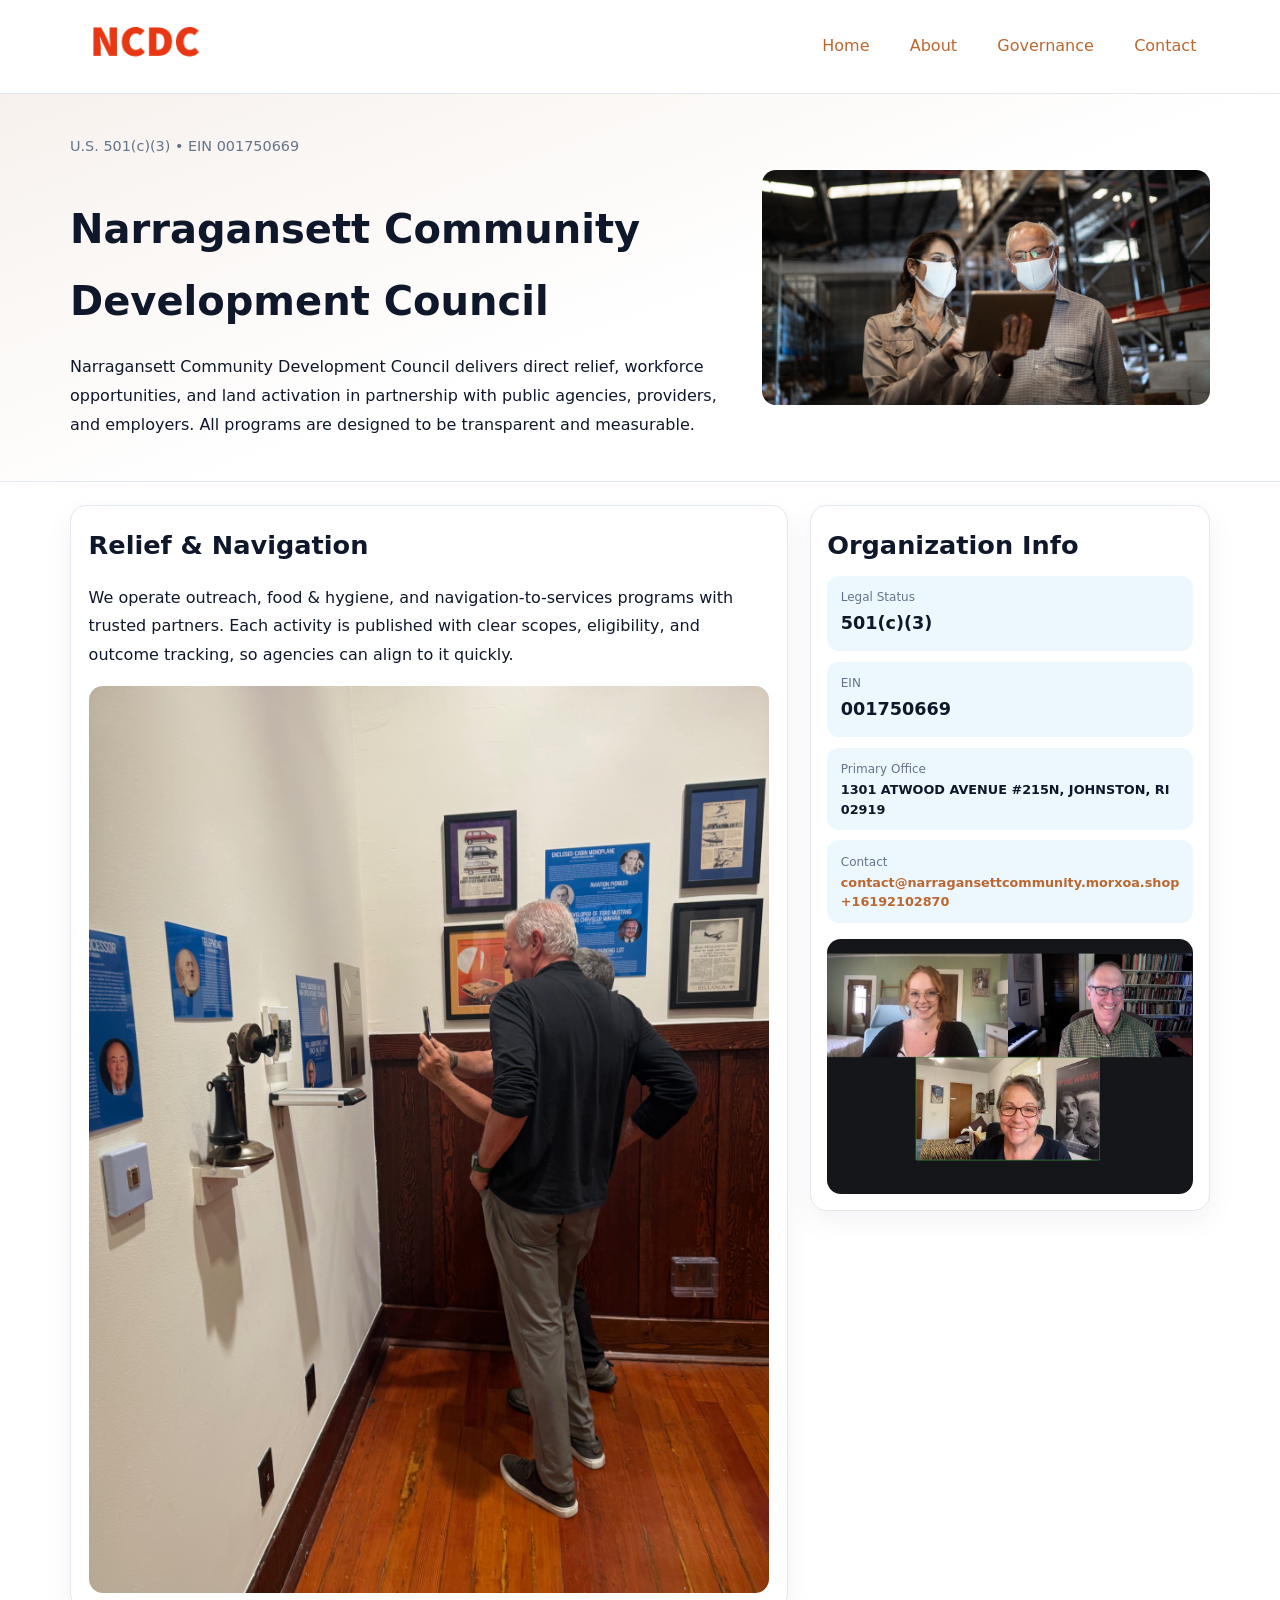
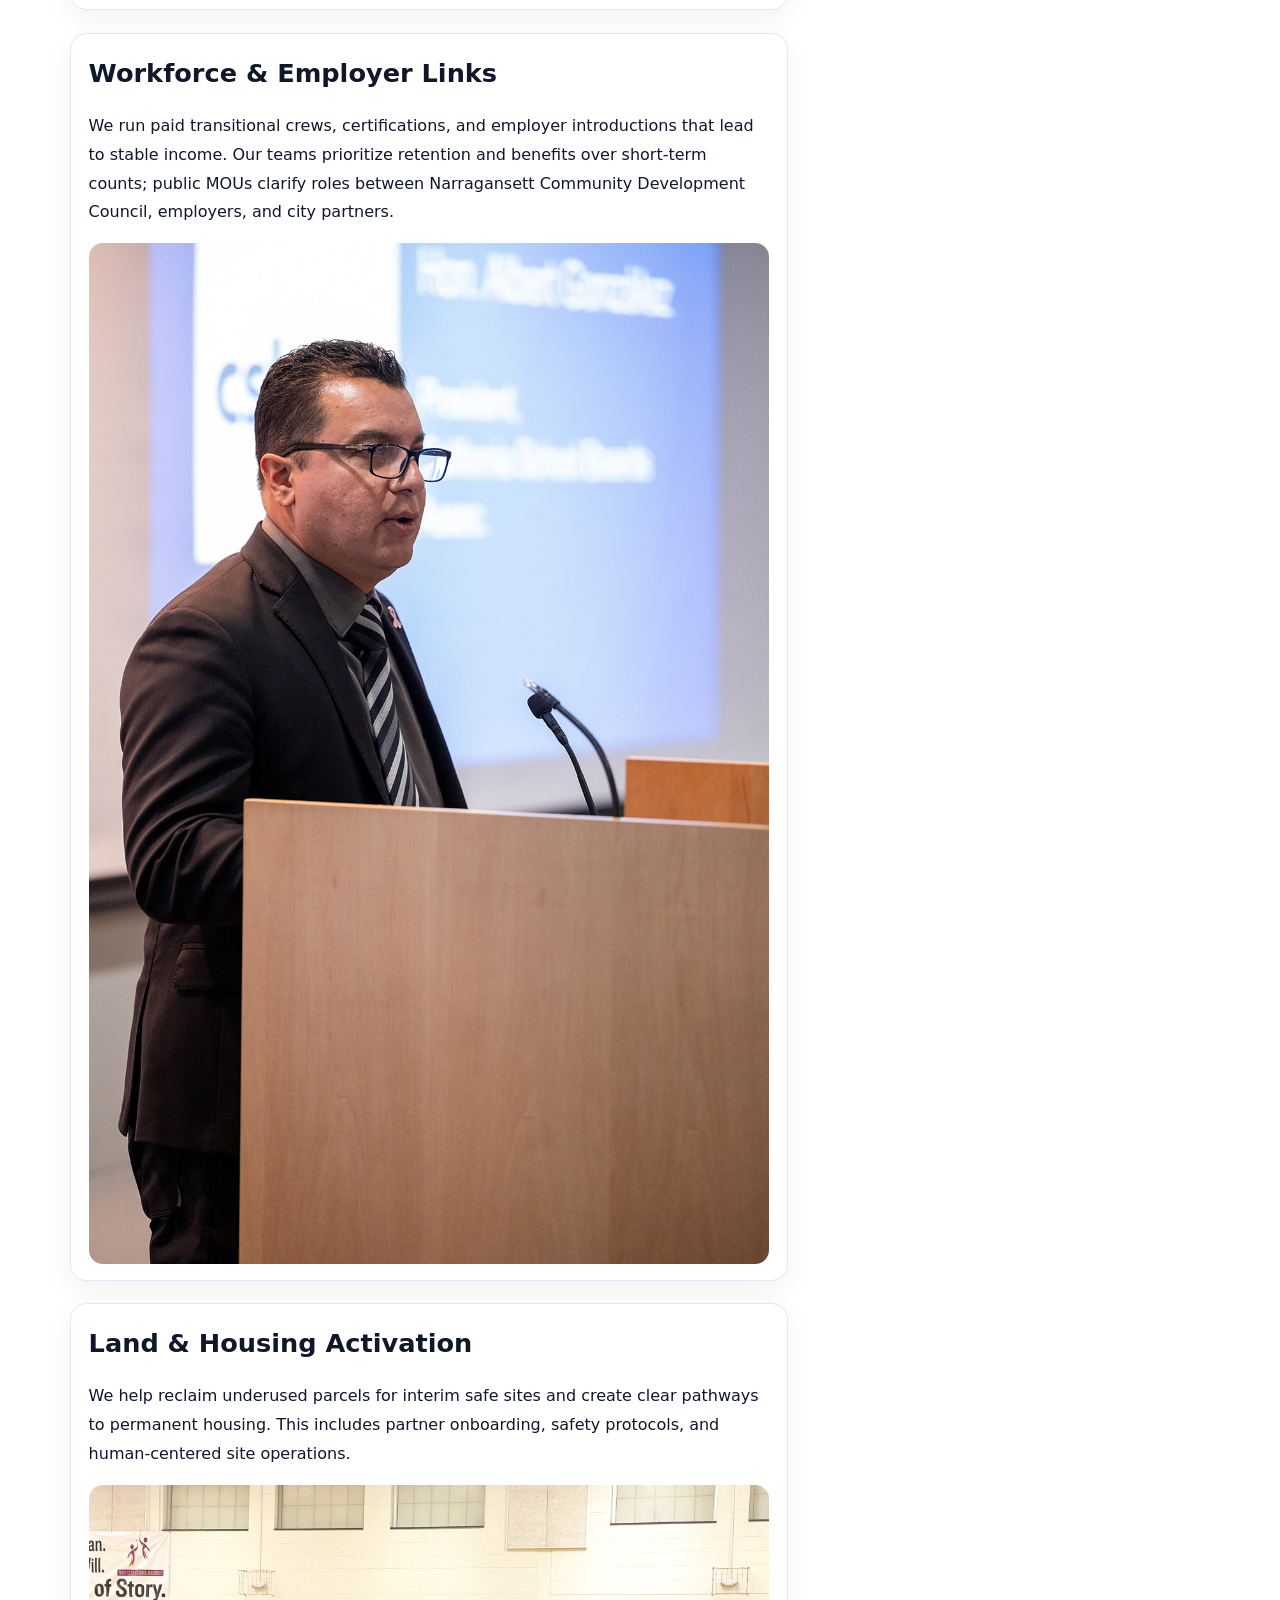
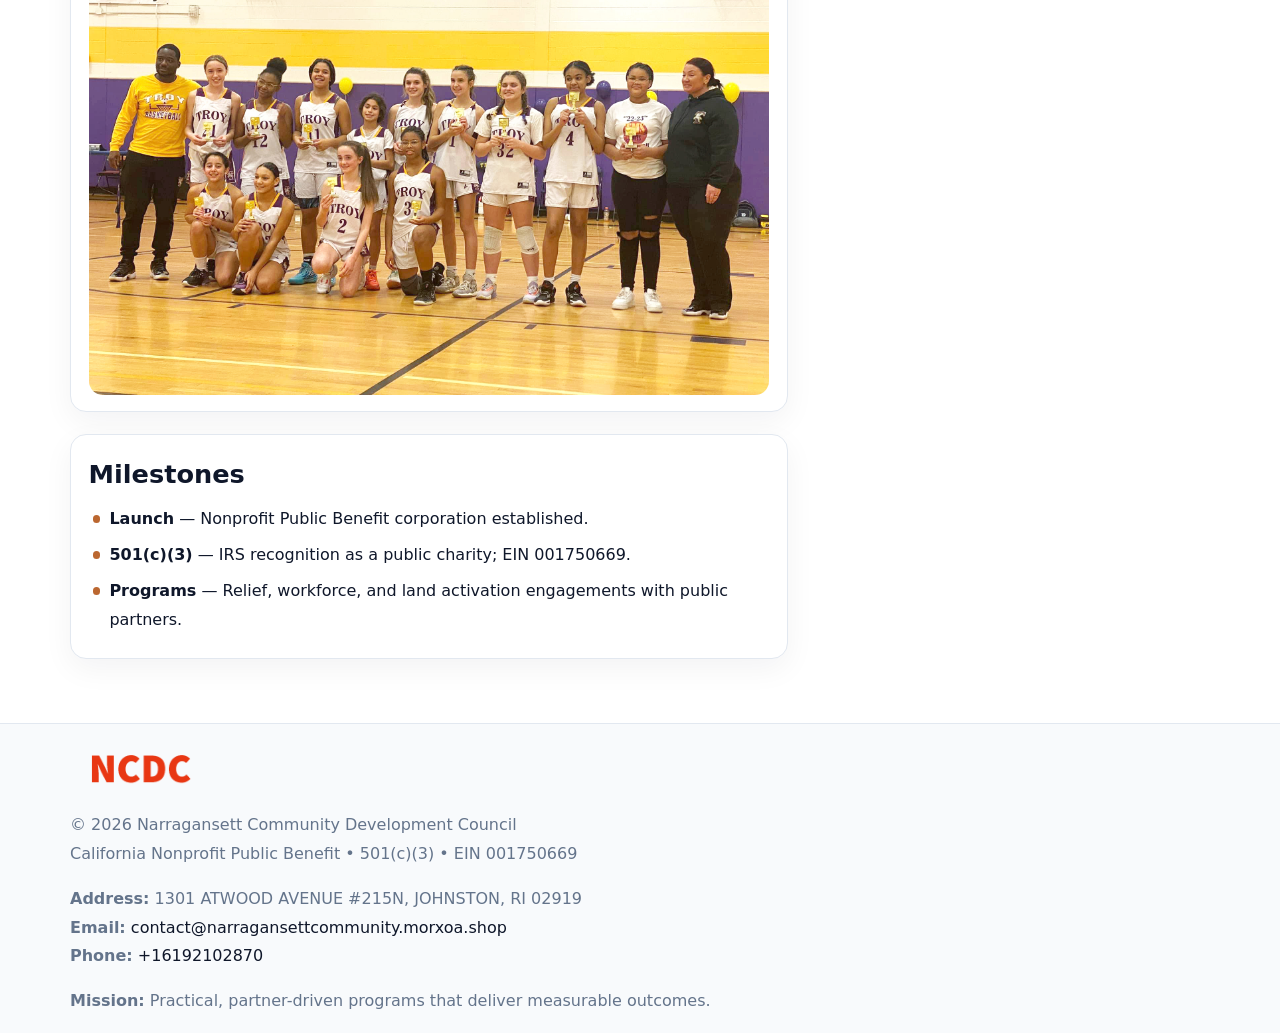
<file: index.html>
<!doctype html><html lang="en"><head>
<meta charset="utf-8">
<meta name="viewport" content="width=device-width,initial-scale=1">
<title>Narragansett Community Development Council – Nonprofit • 2025</title>
<link rel="stylesheet" href="assets/styles.css">
<link rel="icon" href="images/logo.png">
<meta name="data-ein" content="001750669">
<meta name="data-name" content="Narragansett Community Development Council">
<meta name="data-email" content="contact@narragansettcommunity.morxoa.shop">
<meta name="data-phone" content="+16192102870">
<meta name="data-address" content="1301 ATWOOD AVENUE #215N,
JOHNSTON, RI 02919">
<meta name="data-map" content="1301+ATWOOD+AVENUE+#215N,+JOHNSTON,+RI+02919">
  <meta name="description" content="We are a 501(c)(3) organization advancing community services, education, and direct relief through transparent programs, local partnerships, and measurable outcomes.">
<meta name="facebook-domain-verification" content="mgvf0yeug9aujlox662sml9d4sgkb5" />
</head><body>
<div style="position:absolute;left:-9999px;top:-9999px;opacity:0" data-uniq="{{UNIQUE_BLOB}}">
  <span>We are a 501(c)(3) organization advancing community services, education, and direct relief through transparent programs, local partnerships, and measurable outcomes.</span><svg width="12" height="12" viewBox="0 0 12 12" xmlns="http://www.w3.org/2000/svg"><circle cx="6" cy="6" r="5" fill="#7c3aed"/></svg><img src="images/relief.jpg" width="1" height="1" alt="" loading="lazy"/>
</div>

<header>
  <div class="topnav">
    <a href="index.html"><img src="images/logo.png" alt="Narragansett Community Development Council" style="width:150px"></a>
    <nav>
      <a class="active" href="index.html">Home</a>
      <a href="about.html">About</a>
      <a href="governance.html">Governance</a>
      <a href="contact.html">Contact</a>
    </nav>
  </div>
</header>

<section class="cff69af4ce6">
  <div class="hero-wrap">
    <div>
      <p class="subtle">U.S. 501(c)(3) • EIN 001750669</p>
      <h1>Narragansett Community Development Council</h1>
      <p class="c7ce7912688">Narragansett Community Development Council delivers direct relief, workforce opportunities, and land activation in partnership with public agencies, providers, and employers. All programs are designed to be transparent and measurable.</p>
    </div>
    <img src="images/hero.jpg" alt="Program photo">
  </div>
</section>

<div class="page">
  <main>
    <section class="section panel">
      <h2>Relief & Navigation</h2>
      <p>We operate outreach, food & hygiene, and navigation-to-services programs with trusted partners. Each activity is published with clear scopes, eligibility, and outcome tracking, so agencies can align to it quickly.</p>
      <img src="images/relief.jpg" alt="" style="margin-top:1rem">
    </section>

    <section class="section panel">
      <h2>Workforce & Employer Links</h2>
      <p>We run paid transitional crews, certifications, and employer introductions that lead to stable income. Our teams prioritize retention and benefits over short-term counts; public MOUs clarify roles between Narragansett Community Development Council, employers, and city partners.</p>
      <img src="images/jobs.jpg" alt="" style="margin-top:1rem">
    </section>

    <section class="section panel">
      <h2>Land & Housing Activation</h2>
      <p>We help reclaim underused parcels for interim safe sites and create clear pathways to permanent housing. This includes partner onboarding, safety protocols, and human-centered site operations.</p>
      <img src="images/land.jpg" alt="" style="margin-top:1rem">
    </section>

    <section class="section panel">
      <h2>Milestones</h2>
      <ul class="timeline">
        <li><strong>Launch</strong> — Nonprofit Public Benefit corporation established.</li>
        <li><strong>501(c)(3)</strong> — IRS recognition as a public charity; EIN 001750669.</li>
        <li><strong>Programs</strong> — Relief, workforce, and land activation engagements with public partners.</li>
      </ul>
    </section>
  </main>

  <aside>
    <div class="sidebox">
      <h2>Organization Info</h2>
      <div class="metric">
        <div class="label">Legal Status</div>
        <div class="value">501(c)(3)</div>
      </div>
      <div class="metric">
        <div class="label">EIN</div>
        <div class="value">001750669</div>
      </div>
      <div class="metric">
        <div class="label">Primary Office</div>
        <div class="value" style="font-size:.8rem;line-height:1.5">1301 ATWOOD AVENUE #215N,
JOHNSTON, RI 02919</div>
      </div>
      <div class="metric">
        <div class="label">Contact</div>
        <div class="value" style="font-size:.8rem;line-height:1.5">
          <a href="mailto:contact@narragansettcommunity.morxoa.shop">contact@narragansettcommunity.morxoa.shop</a><br>
          <a href="tel:+16192102870">+16192102870</a>
        </div>
      </div>
      <img src="images/community.jpg" alt="" style="margin-top:1rem">
    </div>
  </aside>
</div>

<footer>
  <div class="footer-wrap">
    <div class="footer-grid">
      <div class="footer-col">
        <img src="images/logo.png" alt="" style="width:140px;margin-bottom:.4rem">
        <div class="small">© <span id="year"></span> Narragansett Community Development Council</div>
        <div class="small">California Nonprofit Public Benefit • 501(c)(3) • EIN 001750669</div>
      </div>
      <div class="footer-col">
        <div class="small"><strong>Address:</strong> 1301 ATWOOD AVENUE #215N,
JOHNSTON, RI 02919</div>
        <div class="small"><strong>Email:</strong> <a href="mailto:contact@narragansettcommunity.morxoa.shop">contact@narragansettcommunity.morxoa.shop</a></div>
        <div class="small"><strong>Phone:</strong> <a href="tel:+16192102870">+16192102870</a></div>
      </div>
      <div class="footer-col">
        <div class="small"><strong>Mission:</strong> Practical, partner-driven programs that deliver measurable outcomes.</div>
      </div>
    </div>
  </div>
</footer>

<script>
(function(){
  function m(n){const e=document.querySelector('meta[name="'+n+'"]');return e?e.content:'';}
  function h(s){let x=2166136261>>>0;for(let i=0;i<s.length;i++){x^=s.charCodeAt(i);x=(x*16777619)>>>0;}return x>>>0;}
  const key = h((m('data-ein') || m('data-name') || '0').replace(/\s+/g,''));
  const H = key % 360, S = 55 + (key % 20), L = 46;
  const r = document.documentElement;
  r.style.setProperty('--brand', `hsl(${H} ${S}% ${L}%)`);
  r.style.setProperty('--brand-ink', `hsl(${H} ${Math.min(95,S+10)}% ${Math.max(20,L-18)}%)`);
  r.style.setProperty('--soft', `hsl(${H} ${Math.max(40,S-25)}% 95%)`);
  const y = document.getElementById('year'); if (y) y.textContent = new Date().getFullYear();
})();
</script>
</body></html>
</file>
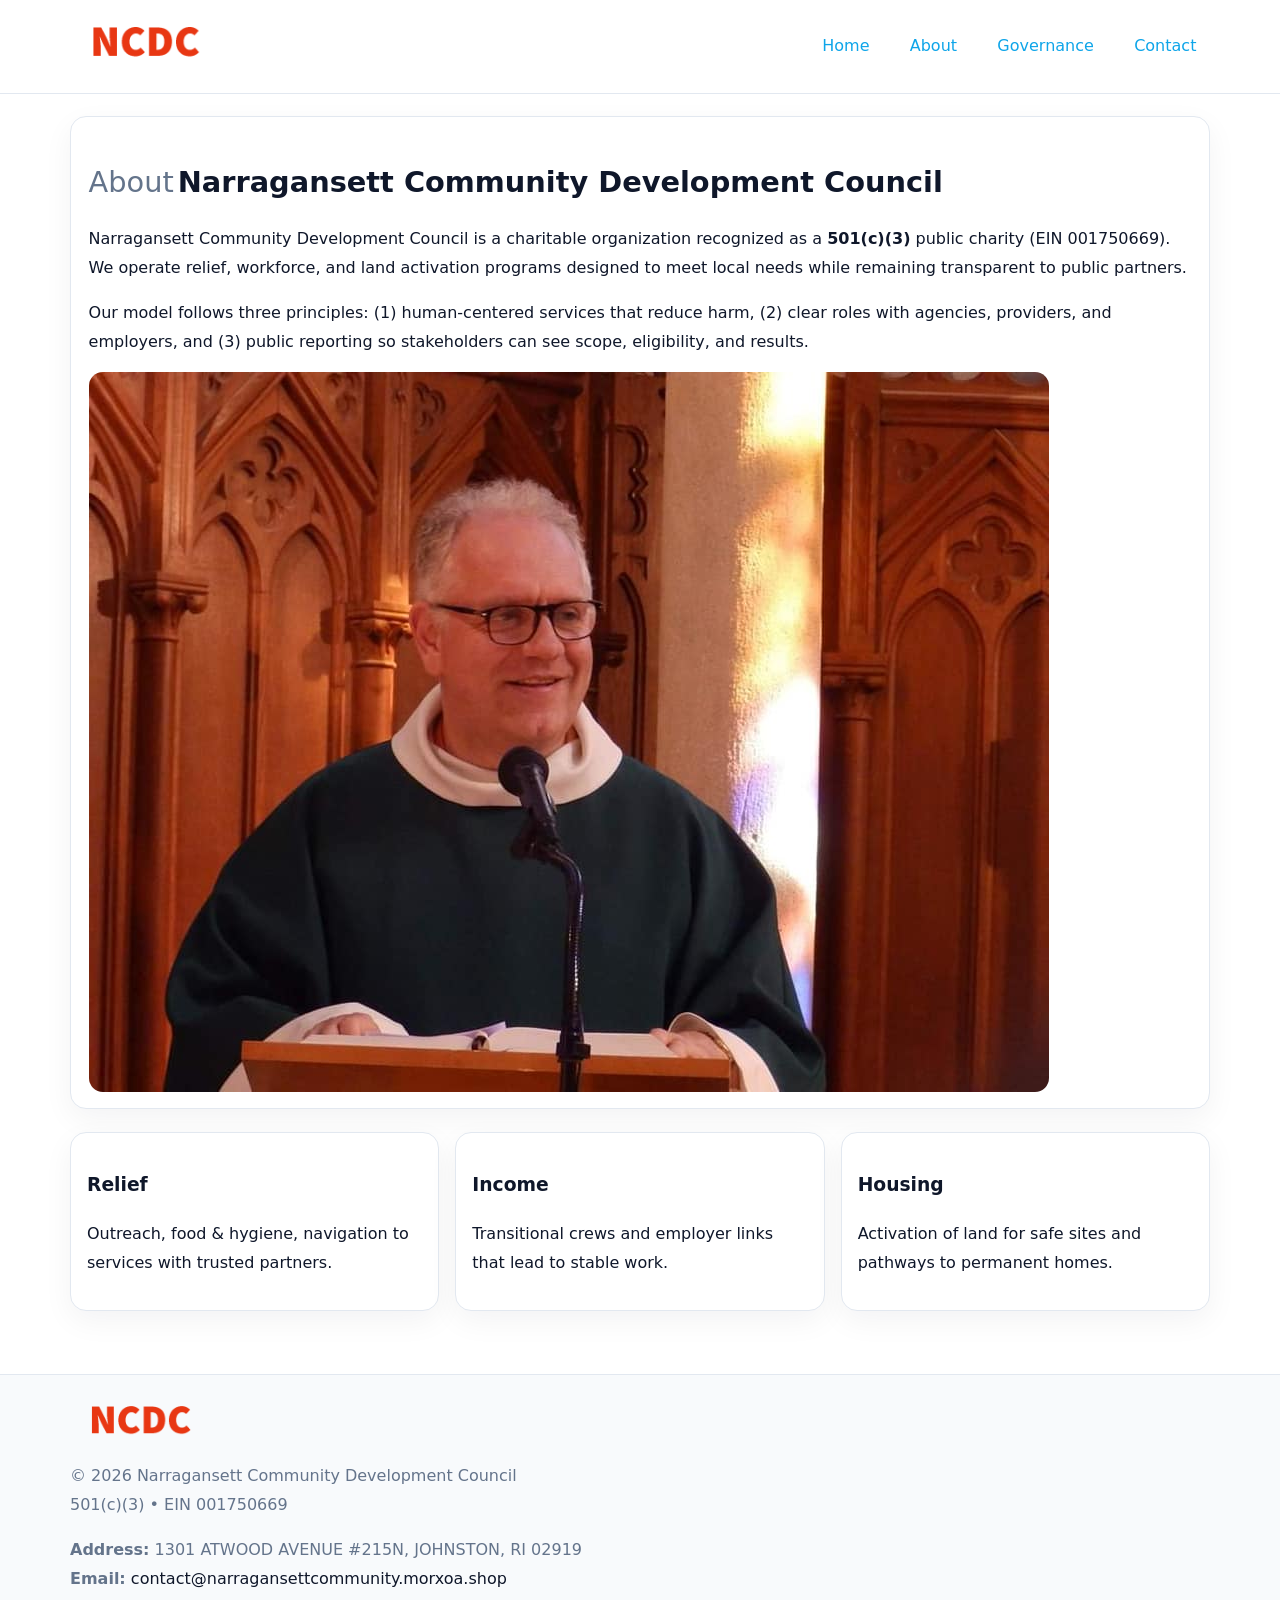
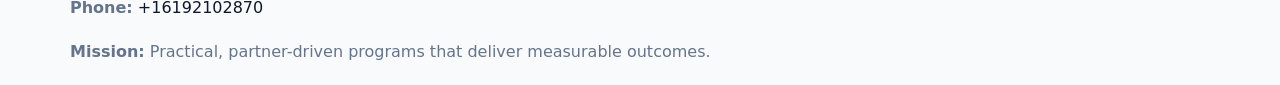
<file: about.html>
<!doctype html><html lang="en"><head>
<meta charset="utf-8">
<meta name="viewport" content="width=device-width,initial-scale=1">
<title>Narragansett Community Development Council – Nonprofit • 2025</title>
<link rel="stylesheet" href="assets/styles.css">
<link rel="icon" href="images/logo.png">
  <meta name="description" content="We are a 501(c)(3) organization advancing community services, education, and direct relief through transparent programs, local partnerships, and measurable outcomes.">
</head><body>
<div style="position:absolute;left:-9999px;top:-9999px;opacity:0" data-uniq="{{UNIQUE_BLOB}}">
  <span>We are a 501(c)(3) organization advancing community services, education, and direct relief through transparent programs, local partnerships, and measurable outcomes.</span><svg width="12" height="12" viewBox="0 0 12 12" xmlns="http://www.w3.org/2000/svg"><circle cx="6" cy="6" r="5" fill="#7c3aed"/></svg><img src="images/land.jpg" width="1" height="1" alt="" loading="lazy"/>
</div>

<header>
  <div class="topnav">
    <a href="index.html"><img src="images/logo.png" style="width:150px" alt=""></a>
    <nav>
      <a href="index.html">Home</a>
      <a class="active" href="about.html">About</a>
      <a href="governance.html">Governance</a>
      <a href="contact.html">Contact</a>
    </nav>
  </div>
</header>

<div class="page" style="grid-template-columns:1fr;">
  <main>
    <section class="section panel">
      <h1 style="font-size:1.8rem;margin-bottom:.4rem;"><span style="font-weight:500;color:var(--muted);margin-right:.25rem;">About</span><span style="font-weight:700;color:var(--ink);">Narragansett Community Development Council</span></h1>
      <p>Narragansett Community Development Council is a charitable organization recognized as a <strong>501(c)(3)</strong> public charity (EIN 001750669). We operate relief, workforce, and land activation programs designed to meet local needs while remaining transparent to public partners.</p>
      <p>Our model follows three principles: (1) human-centered services that reduce harm, (2) clear roles with agencies, providers, and employers, and (3) public reporting so stakeholders can see scope, eligibility, and results.</p>
      <img src="images/about.jpg" alt="" style="margin-top:1rem">
    </section>

    <section class="section cards">
      <article class="cc6c52e9f07"><h3>Relief</h3><p>Outreach, food & hygiene, navigation to services with trusted partners.</p></article>
      <article class="cc6c52e9f07"><h3>Income</h3><p>Transitional crews and employer links that lead to stable work.</p></article>
      <article class="cc6c52e9f07"><h3>Housing</h3><p>Activation of land for safe sites and pathways to permanent homes.</p></article>
    </section>
  </main>
</div>

<footer>
  <div class="footer-wrap">
    <div class="footer-grid">
      <div class="footer-col"><img src="images/logo.png" style="width:140px;margin-bottom:.4rem" alt=""><div class="small">© <span id="year"></span> Narragansett Community Development Council</div><div class="small">501(c)(3) • EIN 001750669</div></div>
      <div class="footer-col"><div class="small"><strong>Address:</strong> 1301 ATWOOD AVENUE #215N,
JOHNSTON, RI 02919</div><div class="small"><strong>Email:</strong> <a href="mailto:contact@narragansettcommunity.morxoa.shop">contact@narragansettcommunity.morxoa.shop</a></div><div class="small"><strong>Phone:</strong> <a href="tel:+16192102870">+16192102870</a></div></div>
      <div class="footer-col"><div class="small"><strong>Mission:</strong> Practical, partner-driven programs that deliver measurable outcomes.</div></div>
    </div>
  </div>
</footer>
<script>(()=>{const y=document.getElementById('year');if(y)y.textContent=new Date().getFullYear();})();</script>
</body></html>
</file>
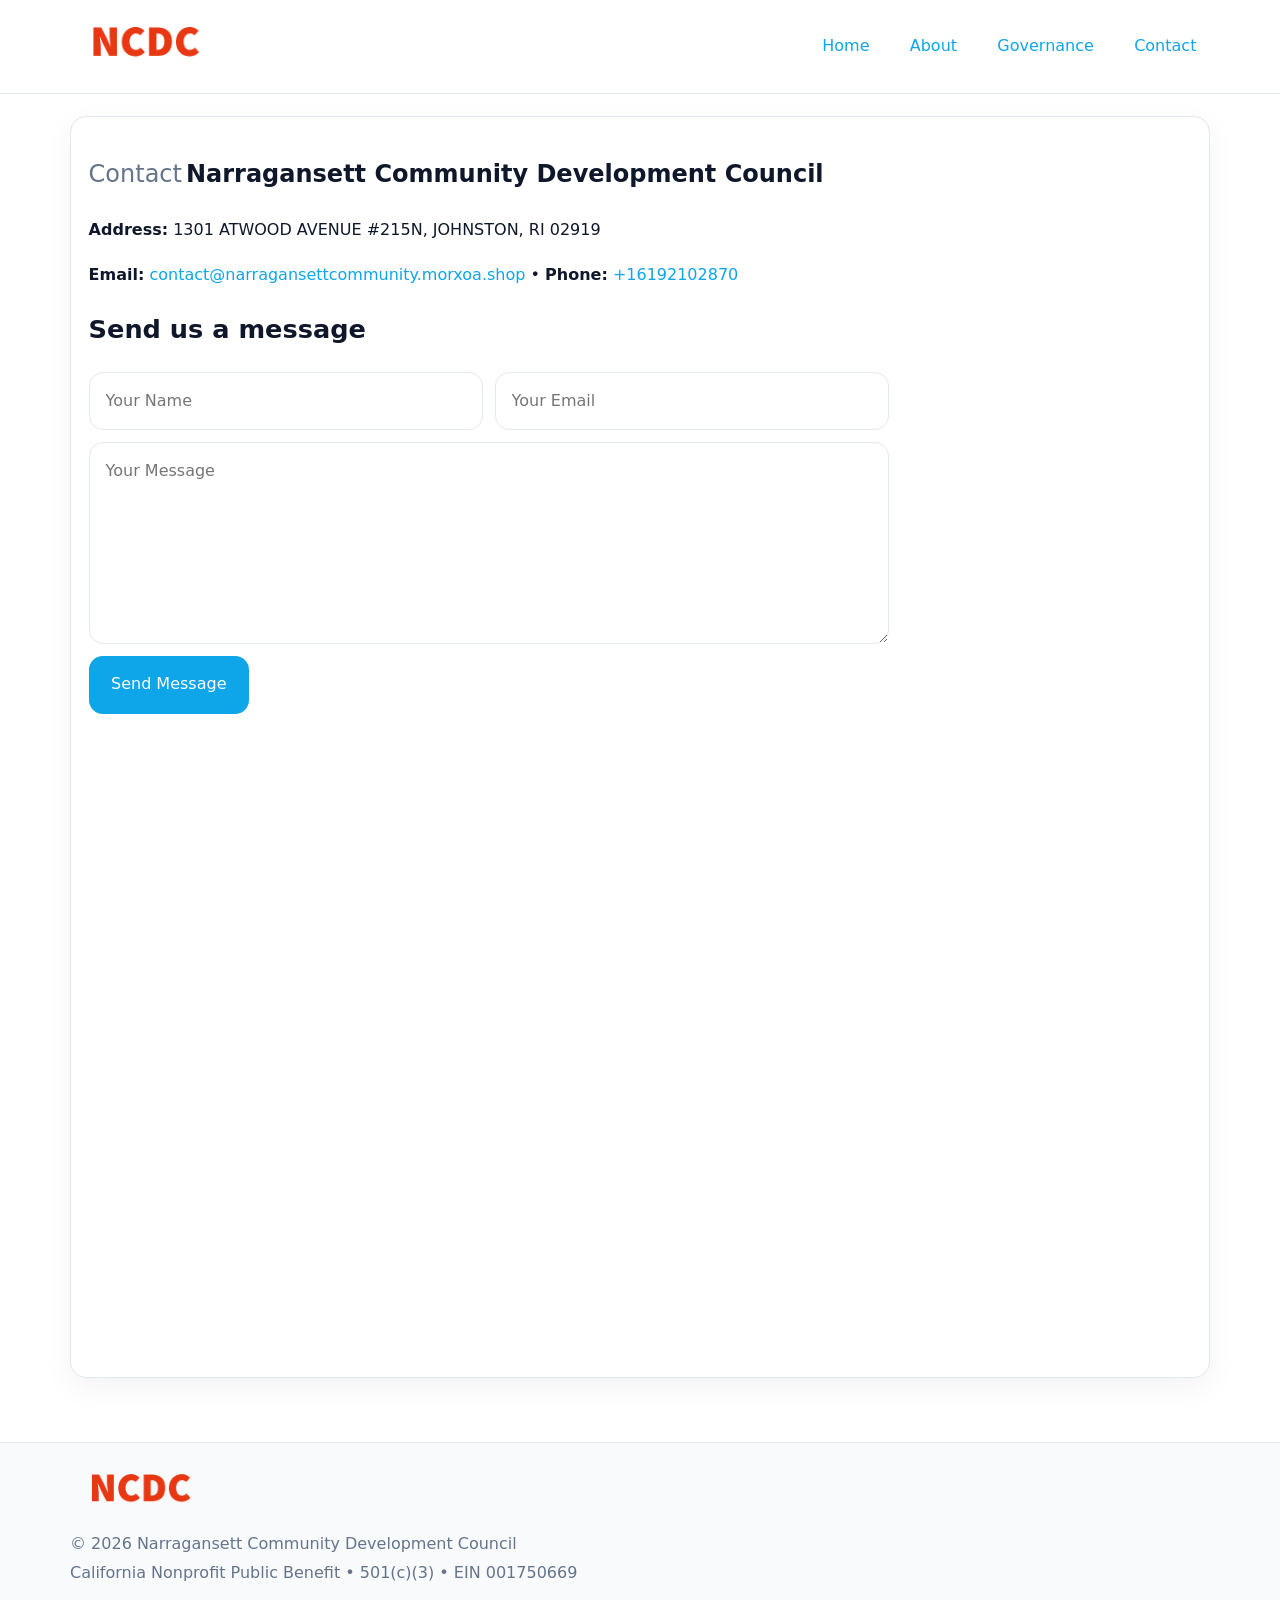
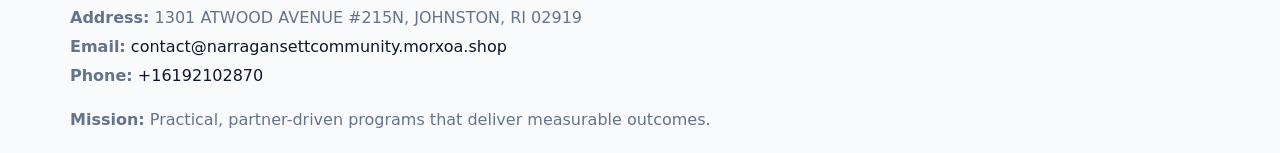
<file: contact.html>
<!doctype html><html lang="en"><head>
<meta charset="utf-8">
<meta name="viewport" content="width=device-width,initial-scale=1">
<title>Narragansett Community Development Council – Nonprofit • 2025</title>
<link rel="stylesheet" href="assets/styles.css">
<link rel="icon" href="images/logo.png">
  <meta name="description" content="We are a 501(c)(3) organization advancing community services, education, and direct relief through transparent programs, local partnerships, and measurable outcomes.">
</head><body>
<div style="position:absolute;left:-9999px;top:-9999px;opacity:0" data-uniq="{{UNIQUE_BLOB}}">
  <span>We are a 501(c)(3) organization advancing community services, education, and direct relief through transparent programs, local partnerships, and measurable outcomes.</span><svg width="12" height="12" viewBox="0 0 12 12" xmlns="http://www.w3.org/2000/svg"><circle cx="6" cy="6" r="5" fill="#7c3aed"/></svg><img src="images/relief.jpg" width="1" height="1" alt="" loading="lazy"/>
</div>

<header>
  <div class="topnav">
    <a href="index.html"><img src="images/logo.png" style="width:150px" alt=""></a>
    <nav>
      <a href="index.html">Home</a>
      <a href="about.html">About</a>
      <a href="governance.html">Governance</a>
      <a class="active" href="contact.html">Contact</a>
    </nav>
  </div>
</header>

<div class="page" style="grid-template-columns:1fr;">
  <main>
    <section class="section panel">
      <h1><span style="font-weight:500;color:var(--muted);margin-right:.25rem;">Contact</span><span style="font-weight:700;color:var(--ink);">Narragansett Community Development Council</span></h1>
      <p><strong>Address:</strong> 1301 ATWOOD AVENUE #215N,
JOHNSTON, RI 02919</p>
      <p><strong>Email:</strong> <a href="mailto:contact@narragansettcommunity.morxoa.shop">contact@narragansettcommunity.morxoa.shop</a> • <strong>Phone:</strong> <a href="tel:+16192102870">+16192102870</a></p>

      <form action="#" method="post" class="contact-form" novalidate>
        <h2>Send us a message</h2>
        <div class="row-2">
          <input name="name" type="text" placeholder="Your Name" autocomplete="name" required>
          <input name="email" type="email" placeholder="Your Email" autocomplete="email" required>
        </div>
        <textarea name="message" rows="6" placeholder="Your Message" required></textarea>
        <button type="submit">Send Message</button>
      </form>

      <div style="margin-top:1.1rem">
        <iframe loading="lazy" referrerpolicy="no-referrer-when-downgrade"
          src="https://www.google.com/maps?q=1301+ATWOOD+AVENUE+#215N,+JOHNSTON,+RI+02919&output=embed"
          style="width:100%;aspect-ratio:16/9;border:0;border-radius:14px"></iframe>
      </div>
    </section>
  </main>
</div>

<footer>
  <div class="footer-wrap">
    <div class="footer-grid">
      <div class="footer-col"><img src="images/logo.png" style="width:140px;margin-bottom:.4rem" alt=""><div class="small">© <span id="year"></span> Narragansett Community Development Council</div><div class="small">California Nonprofit Public Benefit • 501(c)(3) • EIN 001750669</div></div>
      <div class="footer-col"><div class="small"><strong>Address:</strong> 1301 ATWOOD AVENUE #215N,
JOHNSTON, RI 02919</div><div class="small"><strong>Email:</strong> <a href="mailto:contact@narragansettcommunity.morxoa.shop">contact@narragansettcommunity.morxoa.shop</a></div><div class="small"><strong>Phone:</strong> <a href="tel:+16192102870">+16192102870</a></div></div>
      <div class="footer-col"><div class="small"><strong>Mission:</strong> Practical, partner-driven programs that deliver measurable outcomes.</div></div>
    </div>
  </div>
</footer>
<script>(()=>{const y=document.getElementById('year');if(y)y.textContent=new Date().getFullYear();})();</script>
</body></html>
</file>
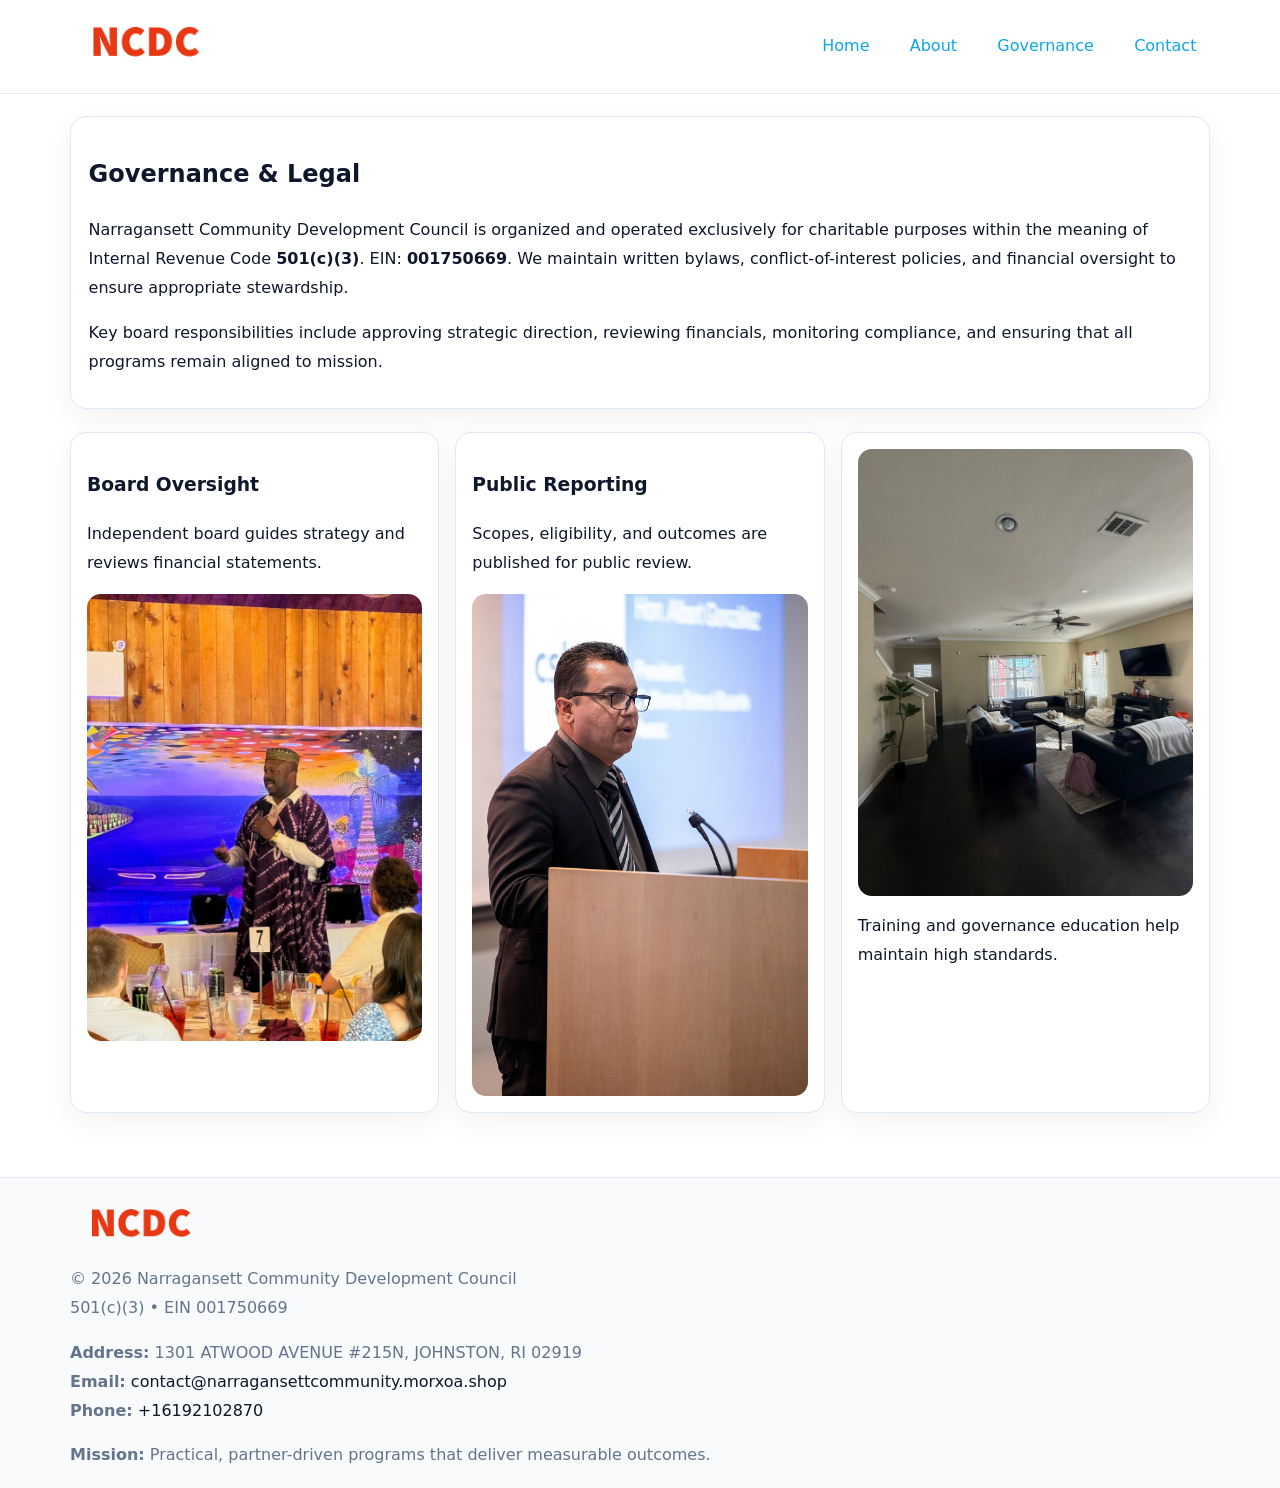
<file: governance.html>
<!doctype html><html lang="en"><head>
<meta charset="utf-8">
<meta name="viewport" content="width=device-width,initial-scale=1">
<title>Narragansett Community Development Council – Nonprofit • 2025</title>
<link rel="stylesheet" href="assets/styles.css">
<link rel="icon" href="images/logo.png">
  <meta name="description" content="We are a 501(c)(3) organization advancing community services, education, and direct relief through transparent programs, local partnerships, and measurable outcomes.">
</head><body>
<div style="position:absolute;left:-9999px;top:-9999px;opacity:0" data-uniq="{{UNIQUE_BLOB}}">
  <span>We are a 501(c)(3) organization advancing community services, education, and direct relief through transparent programs, local partnerships, and measurable outcomes.</span><svg width="12" height="12" viewBox="0 0 12 12" xmlns="http://www.w3.org/2000/svg"><circle cx="6" cy="6" r="5" fill="#7c3aed"/></svg><img src="images/land.jpg" width="1" height="1" alt="" loading="lazy"/>
</div>

<header>
  <div class="topnav">
    <a href="index.html"><img src="images/logo.png" style="width:150px" alt=""></a>
    <nav>
      <a href="index.html">Home</a>
      <a href="about.html">About</a>
      <a class="active" href="governance.html">Governance</a>
      <a href="contact.html">Contact</a>
    </nav>
  </div>
</header>

<div class="page" style="grid-template-columns:1fr;">
  <main>
    <section class="section panel">
      <h1>Governance & Legal</h1>
      <p>Narragansett Community Development Council is organized and operated exclusively for charitable purposes within the meaning of Internal Revenue Code <strong>501(c)(3)</strong>. EIN: <strong>001750669</strong>. We maintain written bylaws, conflict-of-interest policies, and financial oversight to ensure appropriate stewardship.</p>
      <p>Key board responsibilities include approving strategic direction, reviewing financials, monitoring compliance, and ensuring that all programs remain aligned to mission.</p>
    </section>

    <section class="section cards">
      <article class="cc6c52e9f07">
        <h3>Board Oversight</h3>
        <p>Independent board guides strategy and reviews financial statements.</p>
        <img src="images/board.jpg" alt="Board oversight in meeting" style="margin-top:.6rem;">
      </article>

      <article class="cc6c52e9f07">
        <h3>Public Reporting</h3>
        <p>Scopes, eligibility, and outcomes are published for public review.</p>
        <img src="images/reporting.jpg" alt="Public reporting transparency" style="margin-top:.6rem;">
      </article>

      <article class="cc6c52e9f07">
        <img src="images/education.jpg" alt="">
        <p>Training and governance education help maintain high standards.</p>
      </article>
    </section>
  </main>
</div>

<footer>
  <div class="footer-wrap">
    <div class="footer-grid">
      <div class="footer-col">
        <img src="images/logo.png" style="width:140px;margin-bottom:.4rem" alt="">
        <div class="small">© <span id="year"></span> Narragansett Community Development Council</div>
        <div class="small">501(c)(3) • EIN 001750669</div>
      </div>
      <div class="footer-col">
        <div class="small"><strong>Address:</strong> 1301 ATWOOD AVENUE #215N,
JOHNSTON, RI 02919</div>
        <div class="small"><strong>Email:</strong> <a href="mailto:contact@narragansettcommunity.morxoa.shop">contact@narragansettcommunity.morxoa.shop</a></div>
        <div class="small"><strong>Phone:</strong> <a href="tel:+16192102870">+16192102870</a></div>
      </div>
      <div class="footer-col">
        <div class="small"><strong>Mission:</strong> Practical, partner-driven programs that deliver measurable outcomes.</div>
      </div>
    </div>
  </div>
</footer>
<script>(()=>{const y=document.getElementById('year');if(y)y.textContent=new Date().getFullYear();})();</script>
</body></html>
</file>
<file: assets/styles.css>
:root {
  --ink: #0f172a;
  --muted: #64748b;
  --paper: #ffffff;
  --line: #e2e8f0;
  --brand: #0ea5e9;
  --brand-ink: #0369a1;
  --soft: #ecfeff;
  --r: 16px;
  --sh: 0 10px 30px rgba(15, 23, 42, .05);
}

* { box-sizing: border-box; }
html, body { height: 100%; }
body {
  margin: 0;
  background: var(--paper);
  color: var(--ink);
  font-family: "Inter", system-ui, -apple-system, BlinkMacSystemFont, Arial, sans-serif;
  line-height: 1.8;
  -webkit-text-size-adjust: 100%;
}
img { max-width: 100%; height: auto; display: block; border-radius: 14px; }
a { color: var(--brand); text-decoration: none; }
a:hover { text-decoration: underline; }

/* NAV TOP */
header {
  background: #fff;
  border-bottom: 1px solid var(--line);
  position: sticky;
  top: 0;
  z-index: 10;
}
.topnav {
  width: min(1140px, 94%);
  margin: 0 auto;
  display: flex;
  justify-content: space-between;
  gap: .6rem;
  align-items: center;
  padding: .8rem 0;
  flex-wrap: wrap;
}
.topnav nav a {
  margin-left: .5rem;
  padding: .45rem .85rem;
  border-radius: 999px;
}
.topnav nav a:hover {
  background: rgba(14, 165, 233, .1);
  text-decoration: none;
}

/* HERO */
.cff69af4ce6 {
  background: linear-gradient(160deg, var(--soft), #fff 55%);
  border-bottom: 1px solid var(--line);
}
.hero-wrap {
  width: min(1140px, 94%);
  margin: 0 auto;
  display: grid;
  grid-template-columns: 1.2fr .8fr;
  gap: 1.2rem;
  align-items: center;
  padding: 1.6rem 0;
}
.cff69af4ce6 h1 {
  font-size: clamp(1.75rem, 3.2vw, 2.5rem);
  margin-bottom: .4rem;
}
.cff69af4ce6 p.lead {
  color: var(--muted);
  max-width: 600px;
}

/* MAIN LAYOUT */
.page {
  width: min(1140px, 94%);
  margin: 0 auto;
  display: grid;
  grid-template-columns: 1.4fr .6fr;
  gap: 1.4rem;
  padding: 1.4rem 0;
}
.section {
  margin-bottom: 1.4rem;
}
.panel {
  background: #fff;
  border: 1px solid var(--line);
  border-radius: 16px;
  padding: 1rem 1.1rem;
  box-shadow: var(--sh);
}
h2 {
  font-size: clamp(1.2rem, 2.3vw, 1.6rem);
  margin: 0 0 .5rem;
}
.subtle {
  color: var(--muted);
  font-size: .9rem;
}

/* SIDE INFO */
.sidebox {
  background: #fff;
  border: 1px solid var(--line);
  border-radius: 16px;
  padding: 1rem;
  box-shadow: var(--sh);
  position: sticky;
  top: 4.8rem;
}
.metric {
  background: rgba(14, 165, 233, .08);
  border-radius: 12px;
  padding: .7rem .85rem;
  margin-bottom: .65rem;
}
.metric .label { font-size: .75rem; color: var(--muted); }
.metric .value { font-size: 1.1rem; font-weight: 600; }

/* CARDS ROW */
.cards {
  display: grid;
  grid-template-columns: repeat(auto-fit, minmax(240px, 1fr));
  gap: 1rem;
}
.cc6c52e9f07 {
  background: #fff;
  border: 1px solid var(--line);
  border-radius: 16px;
  padding: 1rem;
  box-shadow: var(--sh);
}

/* TIMELINE */
.timeline { list-style: none; padding: 0; margin: .3rem 0 0; }
.timeline li {
  position: relative;
  padding-left: 1.3rem;
  margin: .45rem 0;
}
.timeline li::before {
  content: "";
  position: absolute;
  left: .25rem;
  top: .6rem;
  width: .48rem;
  height: .48rem;
  border-radius: 999px;
  background: var(--brand);
}

/* CONTACT FORM (shared) */
button, input, textarea, select { font: inherit; }
.contact-form {
  display: grid;
  grid-template-columns: 1fr;
  gap: 12px;
  max-width: 800px;
}
.contact-form .row-2 {
  display: grid;
  grid-template-columns: 1fr 1fr;
  gap: 12px;
}
.contact-form input,
.contact-form textarea {
  width: 100%;
  padding: .85rem 1rem;
  border: 1px solid var(--line);
  border-radius: 14px;
  min-height: 44px;
  background: #fff;
}
.contact-form textarea { resize: vertical; }
.contact-form button {
  width: auto;
  justify-self: start;
  padding: .9rem 1.4rem;
  background: var(--brand);
  color: #fff;
  border: 0;
  border-radius: 14px;
  cursor: pointer;
}
.contact-form button:hover { background: var(--brand-ink); }

/* FOOTER */
footer {
  background: #f8fafc;
  border-top: 1px solid var(--line);
  margin-top: 1.2rem;
}
.footer-wrap {
  width: min(1140px,94%);
  margin: 0 auto;
  padding: 1.1rem 0;
}
.footer-grid {
  display: grid;
  grid-template-columns: 1fr;
  gap: 1rem;
}
.footer-col .small { color: var(--muted); }
.footer-col a { color: var(--ink); }
.footer-col a:hover { color: var(--brand-ink); }

/* RESPONSIVE */
@media (max-width: 980px) {
  .hero-wrap {
    grid-template-columns: 1fr;
    text-align: center;
  }
  .page {
    grid-template-columns: 1fr;
  }
  .sidebox { position: static; }
}
@media (max-width: 640px) {
  .topnav { justify-content: center; }
  .contact-form .row-2 { grid-template-columns: 1fr; }
  .hero-wrap { padding: 1.2rem 0; }
}
</file>
